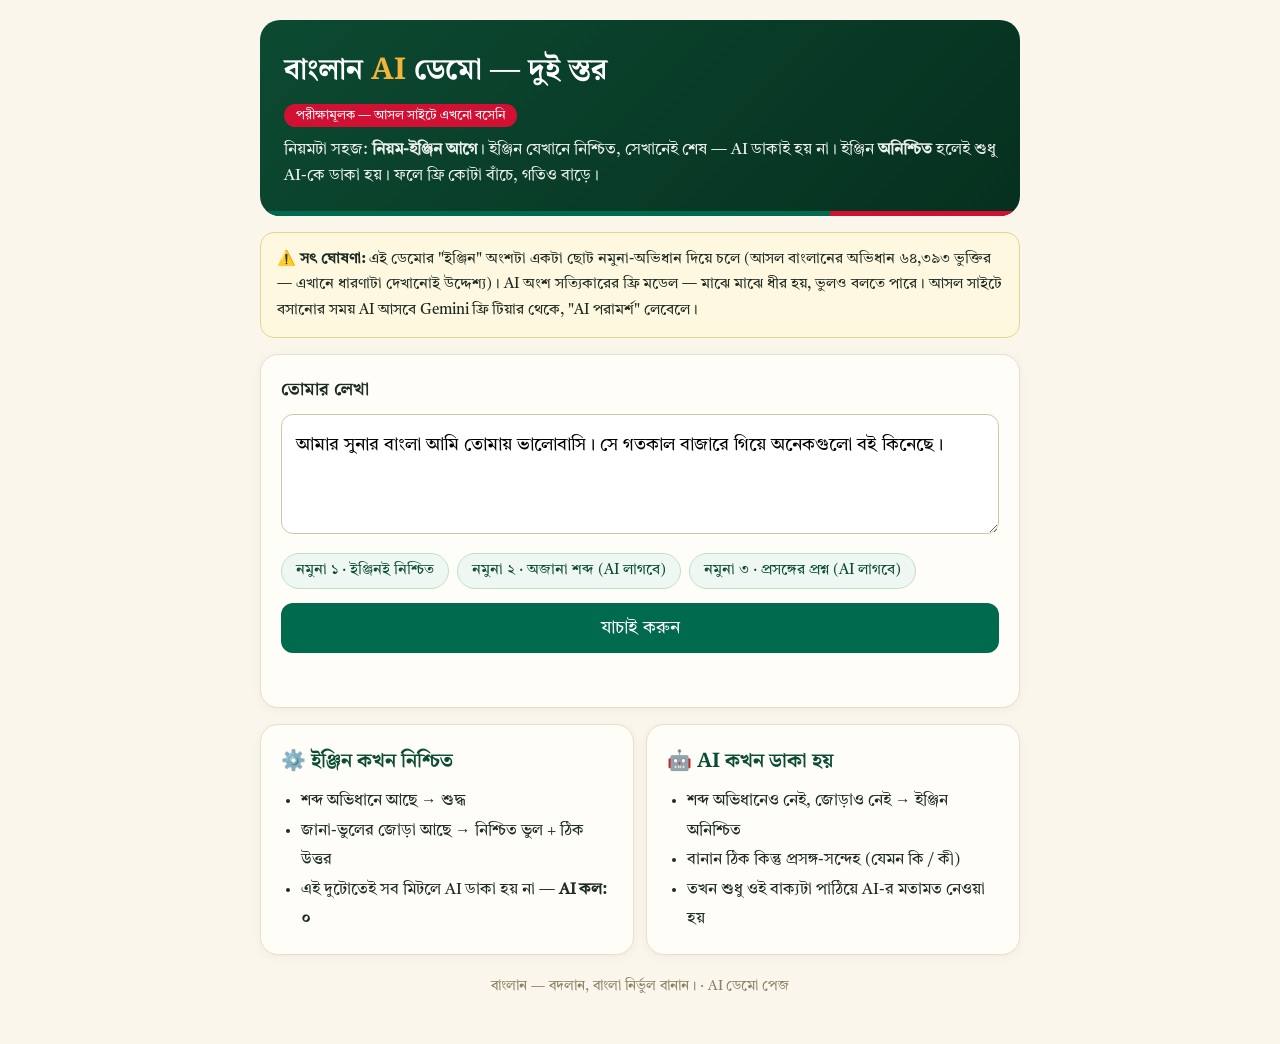
<file: ai-demo.html>
<!DOCTYPE html>
<html lang="bn">
<head>
<meta charset="UTF-8">
<meta name="viewport" content="width=device-width, initial-scale=1.0">
<title>বাংলান — AI ডেমো (দুই স্তর)</title>
<link rel="preconnect" href="https://fonts.googleapis.com">
<link href="https://fonts.googleapis.com/css2?family=Tiro+Bangla&family=Noto+Serif+Bengali:wght@600;700&display=swap" rel="stylesheet">
<style>
  * { box-sizing: border-box; margin: 0; padding: 0; }
  body { font-family: 'Tiro Bangla', serif; background: #faf6ec; color: #1d2b23; padding: 20px 14px 48px; }
  .wrap { max-width: 760px; margin: 0 auto; }
  header { background: linear-gradient(135deg, #0c4a32, #06301f); color: #fff; border-radius: 20px; padding: 26px 24px; position: relative; overflow: hidden; }
  header::after { content: ""; position: absolute; left: 0; right: 0; bottom: 0; height: 5px; background: linear-gradient(90deg, #006a4e 75%, #d21034 75%); }
  h1 { font-family: 'Noto Serif Bengali', serif; font-size: 30px; font-weight: 700; }
  h1 .accent { color: #f2b53a; }
  .badge { display: inline-block; background: #d21034; color: #fff; font-size: 13px; padding: 3px 12px; border-radius: 999px; margin-top: 10px; }
  header p { margin-top: 10px; opacity: .92; line-height: 1.65; font-size: 16px; }
  .note { background: #fff8e1; border: 1px solid #e8d48a; border-radius: 14px; padding: 14px 16px; margin-top: 16px; line-height: 1.7; font-size: 15px; }
  .card { background: #fffdf8; border: 1px solid #e7dfc9; border-radius: 18px; padding: 20px; margin-top: 16px; box-shadow: 0 2px 10px rgba(60,50,10,.05); }
  label { font-family: 'Noto Serif Bengali', serif; font-weight: 700; font-size: 18px; display: block; margin-bottom: 10px; }
  textarea { width: 100%; min-height: 120px; font-family: inherit; font-size: 18px; line-height: 1.8; padding: 14px; border: 1.5px solid #cfc7a8; border-radius: 12px; background: #fff; resize: vertical; }
  textarea:focus { outline: 2px solid #006a4e; border-color: transparent; }
  .chips { display: flex; flex-wrap: wrap; gap: 8px; margin-top: 12px; }
  .chip { font-family: inherit; font-size: 14.5px; background: #eef7f1; color: #0a4d33; border: 1px solid #bfe0cd; border-radius: 999px; padding: 7px 14px; cursor: pointer; }
  .chip:hover { background: #dff0e6; }
  button.main { font-family: inherit; font-size: 18px; background: #006a4e; color: #fff; border: none; border-radius: 12px; padding: 13px 26px; cursor: pointer; margin-top: 14px; width: 100%; }
  button.main:disabled { opacity: .55; cursor: wait; }
  .status { margin-top: 12px; font-size: 15px; color: #5a5340; min-height: 22px; }
  h2 { font-family: 'Noto Serif Bengali', serif; font-size: 20px; margin-bottom: 10px; color: #0a4d33; }
  .finding { border-radius: 12px; padding: 11px 14px; margin-top: 9px; line-height: 1.7; font-size: 16px; }
  .f-err { border: 1px solid #f0b6bd; background: #fdf0f1; }
  .f-unc { border: 1px solid #ecd9a0; background: #fffdf4; }
  .w { color: #b00020; font-weight: 700; }
  .r { color: #006a4e; font-weight: 700; }
  .why { display: block; color: #5a5340; font-size: 14.5px; }
  .decision { border-radius: 14px; padding: 15px 17px; margin-top: 16px; line-height: 1.7; font-size: 16.5px; }
  .d-ok { background: #eef7f1; border: 1.5px solid #006a4e; }
  .d-ai { background: #fff4d6; border: 1.5px solid #d9a400; }
  .corrected { font-size: 18px; line-height: 1.9; background: #eef7f1; border: 1px solid #bfe0cd; border-radius: 12px; padding: 14px 16px; white-space: pre-wrap; }
  .issue { border: 1px solid #ecd9a0; background: #fffdf4; border-radius: 12px; padding: 12px 14px; margin-top: 10px; line-height: 1.7; font-size: 16px; }
  .cols { display: grid; grid-template-columns: 1fr 1fr; gap: 12px; }
  @media (max-width: 560px) { .cols { grid-template-columns: 1fr; } }
  .cols .card { margin-top: 0; }
  .cols ul { padding-left: 20px; line-height: 1.9; font-size: 15.5px; }
  .foot { text-align: center; margin-top: 22px; color: #8a8163; font-size: 14px; }
  .hidden { display: none; }
  .summary { font-size: 15.5px; color: #5a5340; margin-bottom: 6px; }
</style>
</head>
<body>
<div class="wrap">
  <header>
    <h1>বাংলান <span class="accent">AI</span> ডেমো — দুই স্তর</h1>
    <span class="badge">পরীক্ষামূলক — আসল সাইটে এখনো বসেনি</span>
    <p>নিয়মটা সহজ: <strong>নিয়ম-ইঞ্জিন আগে</strong>। ইঞ্জিন যেখানে নিশ্চিত, সেখানেই শেষ — AI ডাকাই হয় না। ইঞ্জিন <strong>অনিশ্চিত</strong> হলেই শুধু AI-কে ডাকা হয়। ফলে ফ্রি কোটা বাঁচে, গতিও বাড়ে।</p>
  </header>

  <div class="note">
    ⚠️ <strong>সৎ ঘোষণা:</strong> এই ডেমোর "ইঞ্জিন" অংশটা একটা ছোট নমুনা-অভিধান দিয়ে চলে (আসল বাংলানের অভিধান ৬৪,৩৯৩ ভুক্তির — এখানে ধারণাটা দেখানোই উদ্দেশ্য)। AI অংশ সত্যিকারের ফ্রি মডেল — মাঝে মাঝে ধীর হয়, ভুলও বলতে পারে। আসল সাইটে বসানোর সময় AI আসবে Gemini ফ্রি টিয়ার থেকে, "AI পরামর্শ" লেবেলে।
  </div>

  <div class="card">
    <label for="inp">তোমার লেখা</label>
    <textarea id="inp">আমার সুনার বাংলা আমি তোমায় ভালোবাসি। সে গতকাল বাজারে গিয়ে অনেকগুলো বই কিনেছে।</textarea>
    <div class="chips">
      <button class="chip" data-preset="a">নমুনা ১ · ইঞ্জিনই নিশ্চিত</button>
      <button class="chip" data-preset="b">নমুনা ২ · অজানা শব্দ (AI লাগবে)</button>
      <button class="chip" data-preset="c">নমুনা ৩ · প্রসঙ্গের প্রশ্ন (AI লাগবে)</button>
    </div>
    <button class="main" id="btn">যাচাই করুন</button>
    <div class="status" id="status"></div>
  </div>

  <div class="card hidden" id="engineCard">
    <h2>⚙️ ধাপ ১ · নিয়ম-ইঞ্জিনের ফল (সঙ্গে সঙ্গে)</h2>
    <div class="summary" id="engineSummary"></div>
    <div id="engineFindings"></div>
  </div>

  <div class="decision hidden" id="decisionBox"></div>

  <div class="card hidden" id="aiCard">
    <h2>🤖 ধাপ ২ · AI পরামর্শ (শুধু অনিশ্চিত জায়গায়)</h2>
    <div class="corrected" id="corrected"></div>
    <div id="issues"></div>
  </div>

  <div class="cols" style="margin-top:16px;">
    <div class="card">
      <h2>⚙️ ইঞ্জিন কখন নিশ্চিত</h2>
      <ul>
        <li>শব্দ অভিধানে আছে → শুদ্ধ</li>
        <li>জানা-ভুলের জোড়া আছে → নিশ্চিত ভুল + ঠিক উত্তর</li>
        <li>এই দুটোতেই সব মিটলে AI ডাকা হয় না — <strong>AI কল: ০</strong></li>
      </ul>
    </div>
    <div class="card">
      <h2>🤖 AI কখন ডাকা হয়</h2>
      <ul>
        <li>শব্দ অভিধানেও নেই, জোড়াও নেই → ইঞ্জিন অনিশ্চিত</li>
        <li>বানান ঠিক কিন্তু প্রসঙ্গ-সন্দেহ (যেমন কি / কী)</li>
        <li>তখন শুধু ওই বাক্যটা পাঠিয়ে AI-র মতামত নেওয়া হয়</li>
      </ul>
    </div>
  </div>

  <p class="foot">বাংলান — বদলান, বাংলা নির্ভুল বানান। · AI ডেমো পেজ</p>
</div>

<script>
/* ===== ডেমোর মিনি নিয়ম-ইঞ্জিন (নমুনা ডেটা) ===== */
var MINI_DICT = {};
('আমার তোমার তার তাঁর আমি তুমি সে তিনি আমরা তারা এবং কিন্তু আজ কাল গতকাল কালকে আজকে সকালে বিকেলে রাতে বাংলা ইংরেজি গান ছবি মন বই খাতা কলম স্কুল স্কুলে কলেজ বাড়ি বাড়িতে বাজার বাজারে ঢাকা ঢাকায় বন্ধু বন্ধুর সাথে দেখা অনেক অনেকগুলো গত হয়ে গিয়ে এসে পড়ে লেখে ভালো খারাপ বড় ছোট নতুন সবার সবাই একজন মানুষ ভালোবাসি তোমায় কিনেছে যাবে যাই খায় খেয়ে করে করা হয় হয়েছে গেল যাব করে করি আজ স্কুলে আঁকা').split(' ').forEach(function (w) { MINI_DICT[w] = 1; });
var MINI_FIX = { 'সুনার': 'সোনার', 'করবো': 'করব', 'যাবো': 'যাব', 'আকাঙ্খা': 'আকাঙ্ক্ষা', 'ইতিপুর্বে': 'ইতিপূর্বে', 'মুহুর্ত': 'মুহূর্ত' };
var WATCHLIST = { 'কি': 1, 'কী': 1 };

var PRESETS = {
  a: 'আমার সুনার বাংলা আমি তোমায় ভালোবাসি। সে গতকাল বাজারে গিয়ে অনেকগুলো বই কিনেছে।',
  b: 'তিনি একজন খ্যাতনামা চিত্রশিল্পী, তাঁর আঁকা ছবি সবার মন কাড়ে।',
  c: 'তুমি কি আজ স্কুলে যাবে?'
};

function esc(x) { return x.replace(/&/g, '&amp;').replace(/</g, '&lt;').replace(/>/g, '&gt;'); }

function tokenise(text) {
  var raw = text.split(/[\s।॥,;:!?()"“”‘’]+/).filter(Boolean);
  return raw.map(function (w) { return w.trim(); }).filter(Boolean);
}

function runEngine(text) {
  var words = tokenise(text);
  var certain = [], uncertain = [], watch = [];
  words.forEach(function (w) {
    if (MINI_FIX[w]) certain.push({ word: w, right: MINI_FIX[w] });
    else if (WATCHLIST[w]) watch.push({ word: w });
    else if (!MINI_DICT[w]) uncertain.push({ word: w });
  });
  return { certain: certain, uncertain: uncertain, watch: watch, total: words.length };
}

var btn = document.getElementById('btn');
var statusEl = document.getElementById('status');
var engineCard = document.getElementById('engineCard');
var engineSummary = document.getElementById('engineSummary');
var engineFindings = document.getElementById('engineFindings');
var decisionBox = document.getElementById('decisionBox');
var aiCard = document.getElementById('aiCard');
var correctedEl = document.getElementById('corrected');
var issuesEl = document.getElementById('issues');

document.querySelectorAll('.chip').forEach(function (ch) {
  ch.addEventListener('click', function () {
    document.getElementById('inp').value = PRESETS[ch.getAttribute('data-preset')];
  });
});

btn.addEventListener('click', function () {
  var text = document.getElementById('inp').value.trim();
  if (!text) { statusEl.textContent = 'আগে কিছু লেখা দাও।'; return; }
  aiCard.classList.add('hidden');
  decisionBox.classList.add('hidden');
  var res = runEngine(text);
  engineCard.classList.remove('hidden');
  engineSummary.textContent = 'মোট ' + res.total + 'টি শব্দ · নিশ্চিত ভুল ' + res.certain.length + 'টি · অনিশ্চিত ' + (res.uncertain.length + res.watch.length) + 'টি';
  var html = '';
  if (!res.certain.length && !res.uncertain.length && !res.watch.length) {
    html = '<div class="finding f-unc">কোনো ভুল বা অনিশ্চয়তা পাইনি — সব শব্দ অভিধানে মিলেছে।</div>';
  }
  res.certain.forEach(function (f) {
    html += '<div class="finding f-err"><span class="w">' + esc(f.word) + '</span> → <span class="r">' + esc(f.right) + '</span><span class="why">জানা-ভুলের তালিকা থেকে — ইঞ্জিন নিশ্চিত।</span></div>';
  });
  res.uncertain.forEach(function (f) {
    html += '<div class="finding f-unc">❓ <strong>' + esc(f.word) + '</strong><span class="why">ডেমোর নমুনা-অভিধানে নেই, কোনো জানা-ভুলের জোড়াও নেই — ইঞ্জিন এখানে নিশ্চিত নয়।</span></div>';
  });
  res.watch.forEach(function (f) {
    html += '<div class="finding f-unc">❓ <strong>' + esc(f.word) + '</strong><span class="why">বানান ঠিক, কিন্তু এই শব্দের সঠিক রূপ প্রসঙ্গের ওপর নির্ভর করে (কি / কী) — ইঞ্জিন একা সিদ্ধান্ত নিতে পারে না।</span></div>';
  });
  engineFindings.innerHTML = html;

  var needAI = res.uncertain.length > 0 || res.watch.length > 0;
  decisionBox.classList.remove('hidden');
  if (!needAI) {
    decisionBox.className = 'decision d-ok';
    decisionBox.innerHTML = '✅ <strong>ইঞ্জিনই নিশ্চিত — AI ডাকার প্রয়োজন হয়নি।</strong> এই যাচাইয়ে AI কল: ০টা। কোটা বাঁচল, উত্তরও এল সঙ্গে সঙ্গে।';
    statusEl.textContent = '';
    return;
  }
  decisionBox.className = 'decision d-ai';
  decisionBox.innerHTML = '🤔 <strong>ইঞ্জিন অনিশ্চিত — AI-কে ডাকা হচ্ছে…</strong> শুধু এই লেখাটার অনিশ্চিত অংশের জন্যই। ফ্রি মডেলে ১০–৩০ সেকেন্ড লাগতে পারে।';
  callAI(text, res);
});

function callAI(text, res) {
  btn.disabled = true;
  var doubts = [];
  res.uncertain.forEach(function (f) { doubts.push('"' + f.word + '" (অভিধানে পাইনি)'); });
  res.watch.forEach(function (f) { doubts.push('"' + f.word + '" (প্রসঙ্গ-নির্ভর: কি/কী)'); });
  var prompt = 'তুমি বাংলা বানান ও ব্যাকরণের বিশেষজ্ঞ। নিচের লেখাটা আগেই নিয়ম-ইঞ্জিন দিয়ে যাচাই হয়েছে। ইঞ্জিন এই জায়গাগুলোয় অনিশ্চিত: ' + doubts.join(', ') + '। শুধু এই অনিশ্চিত জায়গাগুলো প্রসঙ্গ দেখে বিচার করো — শব্দটা ঠিক থাকলে ঠিকই বলবে, ভুল থাকলে শুদ্ধ রূপ দেবে। গান/কবিতার প্রচলিত রূপ বদলাবে না। কোনো ভাবনা বা আলোচনা লিখবে না — শুধু এই ফরম্যাটে উত্তর দাও:\n\nশুদ্ধ লেখা:\n<পুরো লেখাটা, দরকারি সংশোধনসহ>\n\nপরিবর্তনসমূহ:\n- ভুল → শুদ্ধ : সংক্ষিপ্ত কারণ\n(কিছু বদলাতে না হলে লিখবে "কোনো ভুল পাওয়া যায়নি")\n\nলেখা:\n' + text;
  fetch('https://text.pollinations.ai/' + encodeURIComponent(prompt) + '?model=openai')
    .then(function (r) { if (!r.ok) throw new Error('bad'); return r.text(); })
    .then(function (t) {
      btn.disabled = false;
      decisionBox.innerHTML = '🤖 <strong>AI পরামর্শ এসেছে</strong> (এই যাচাইয়ে AI কল: ১টা)। মনে রেখো — এটা পরামর্শ, যাচাইকৃত নিয়ম নয়।';
      renderAI(t);
    })
    .catch(function () {
      btn.disabled = false;
      decisionBox.innerHTML = '❌ ফ্রি AI সার্ভার এখন সাড়া দিচ্ছে না। ইঞ্জিনের ফল ওপরেই আছে — সাইটের মূল কাজ থামেনি। একটু পরে আবার চেষ্টা করো।';
    });
}

function renderAI(t) {
  t = t.replace(/\\n/g, '\n').replace(/\\"/g, '"');
  var li = t.lastIndexOf('শুদ্ধ লেখা:');
  if (li > 0) t = t.slice(li);
  var corr = '', issuesPart = '';
  var m = t.match(/শুদ্ধ লেখা:\s*([\s\S]*?)(?:পরিবর্তনসমূহ:|$)/);
  if (m) corr = m[1].trim();
  var m2 = t.match(/পরিবর্তনসমূহ:\s*([\s\S]*)$/);
  if (m2) issuesPart = m2[1].trim();
  issuesPart = issuesPart.split('\n').filter(function (ln) {
    return ln.indexOf('→') !== -1 || /কোনো ভুল পাওয়া যায়নি/.test(ln);
  }).join('\n');
  aiCard.classList.remove('hidden');
  correctedEl.textContent = corr || t;
  var lines = issuesPart.split('\n').map(function (x) { return x.trim(); }).filter(Boolean);
  if (!lines.length || /কোনো ভুল পাওয়া যায়নি/.test(issuesPart)) {
    issuesEl.innerHTML = '<div class="issue">AI বলছে: অনিশ্চিত জায়গাগুলো ঠিকই আছে — কোনো পরিবর্তন লাগবে না।</div>';
    return;
  }
  issuesEl.innerHTML = lines.map(function (ln) {
    var clean = ln.replace(/^[-•*]\s*/, '');
    var mm = clean.match(/^(.*?)\s*→\s*(.*?)\s*[:：]\s*(.*)$/);
    if (mm) return '<div class="issue"><span class="w">' + esc(mm[1]) + '</span> → <span class="r">' + esc(mm[2]) + '</span><span class="why">' + esc(mm[3]) + '</span></div>';
    return '<div class="issue">' + esc(clean) + '</div>';
  }).join('');
}
</script>
</body>
</html>
</file>
